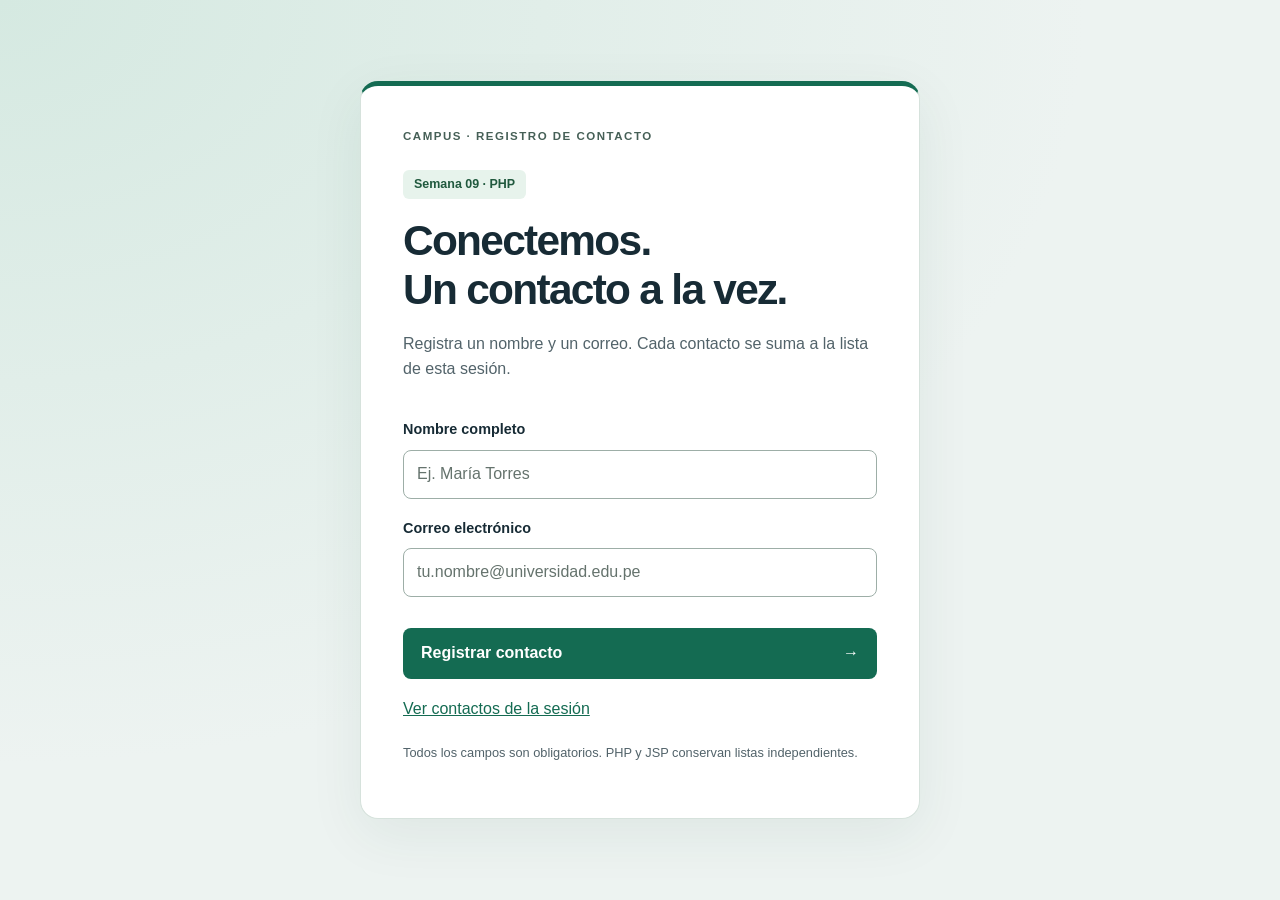
<file: php-app/index.html>
<!DOCTYPE html>
<html lang="es"><head><meta charset="UTF-8"><meta name="viewport" content="width=device-width, initial-scale=1">
<title>Nuevo contacto | Contactos</title><link rel="stylesheet" href="assets/styles.css"></head>
<body><main class="card"><p class="eyebrow">CAMPUS · REGISTRO DE CONTACTO</p>

<span class="badge">Semana 09 · PHP</span><h1>Conectemos.<br>Un contacto a la vez.</h1>
<p class="intro">Registra un nombre y un correo. Cada contacto se suma a la lista de esta sesión.</p>
<form method="post" action="registro.php" accept-charset="UTF-8">
<label for="nombre">Nombre completo</label>
<input id="nombre" name="nombre" type="text" autocomplete="name" placeholder="Ej. María Torres" required maxlength="100">
<label for="correo">Correo electrónico</label>
<input id="correo" name="correo" type="email" autocomplete="email" placeholder="tu.nombre@universidad.edu.pe" required maxlength="254">
<button type="submit">Registrar contacto <span aria-hidden="true">→</span></button></form>
<a class="secondary" href="registros.php">Ver contactos de la sesión</a>
<p class="footnote">Todos los campos son obligatorios. PHP y JSP conservan listas independientes.</p>
</main></body></html>
</file>
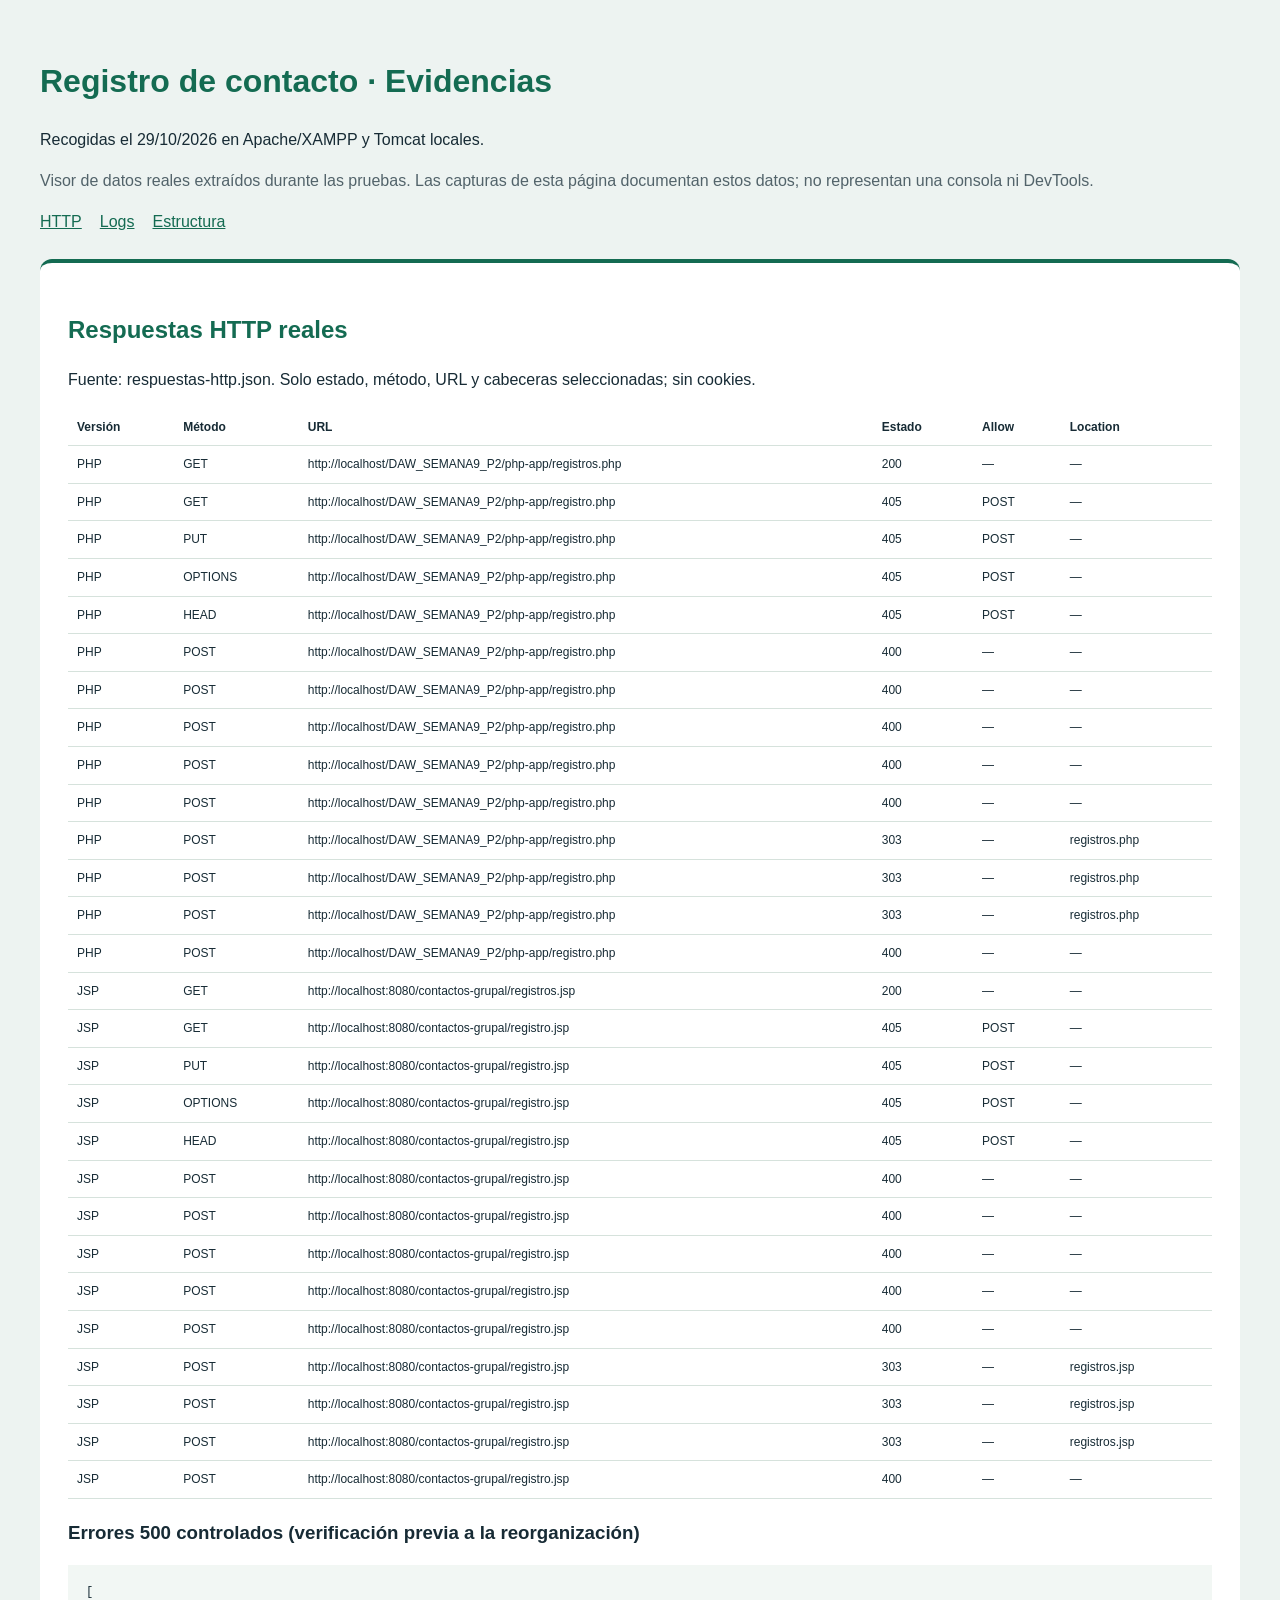
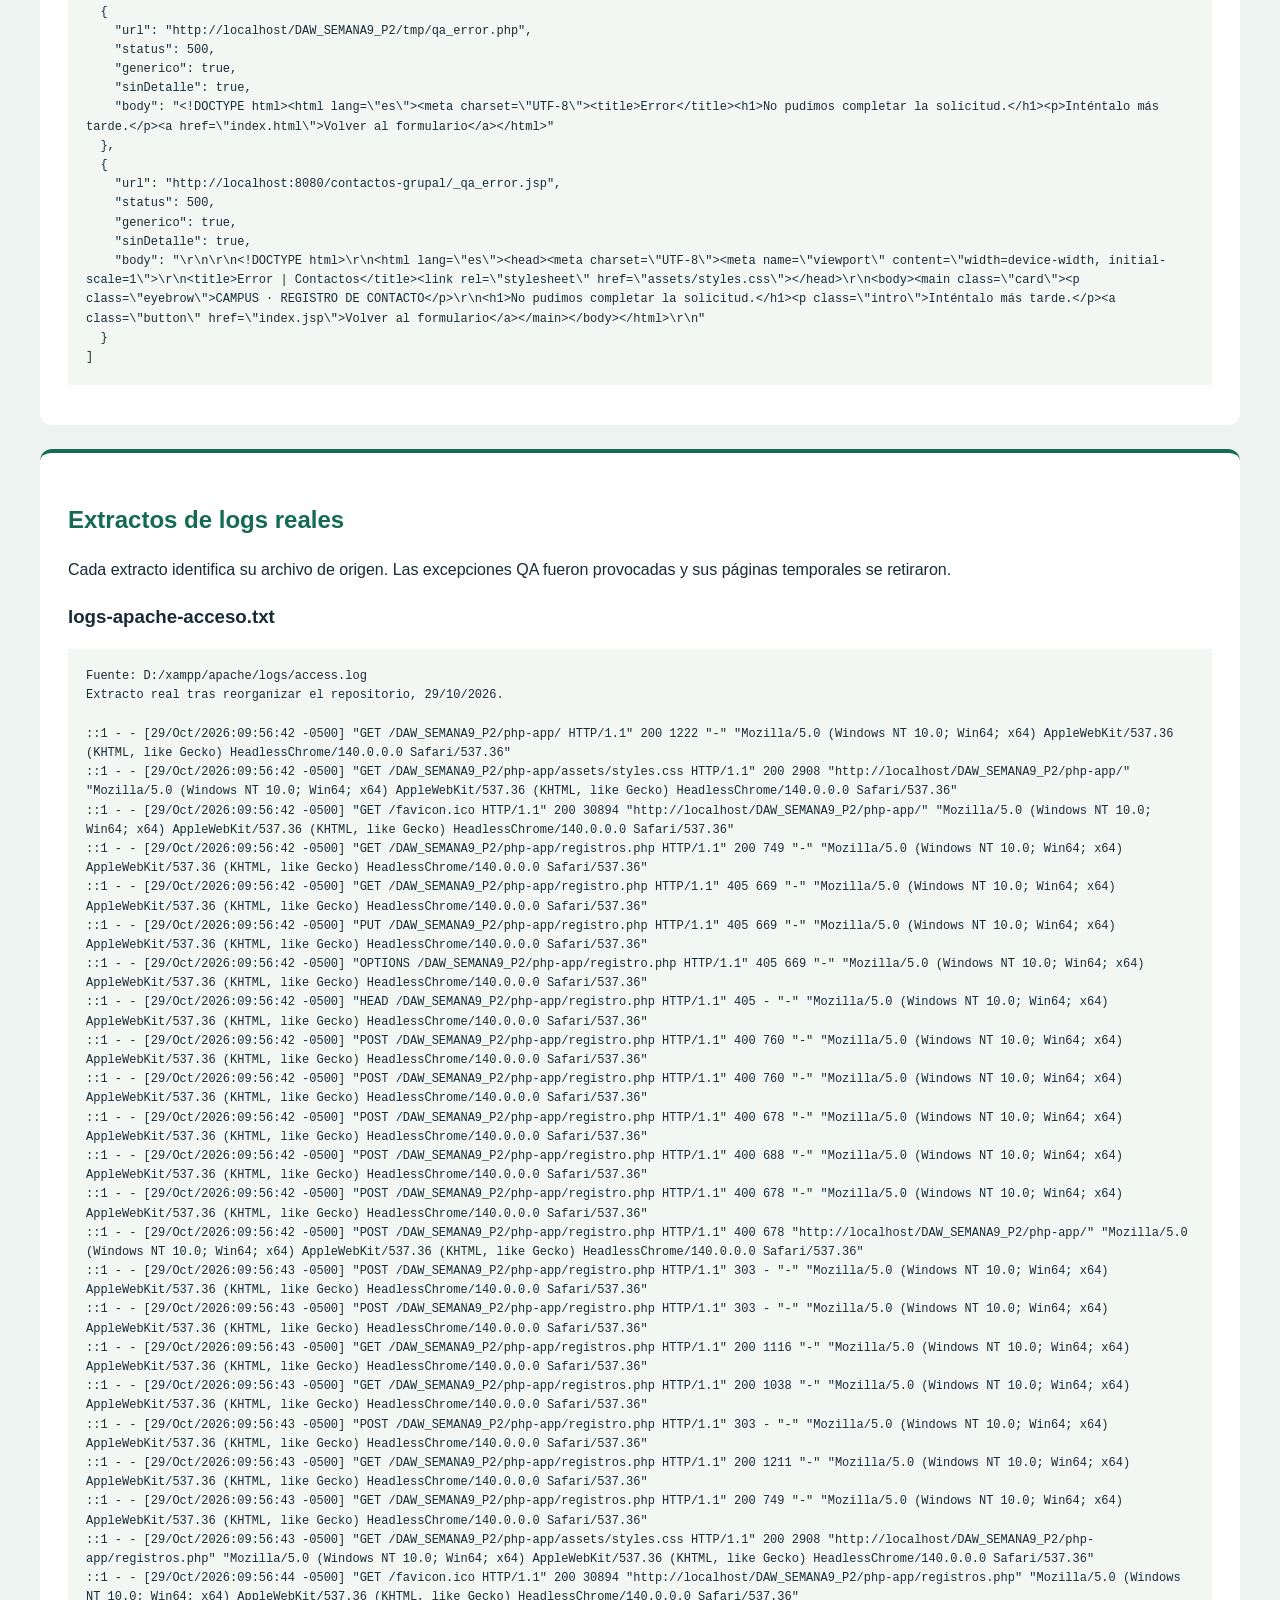
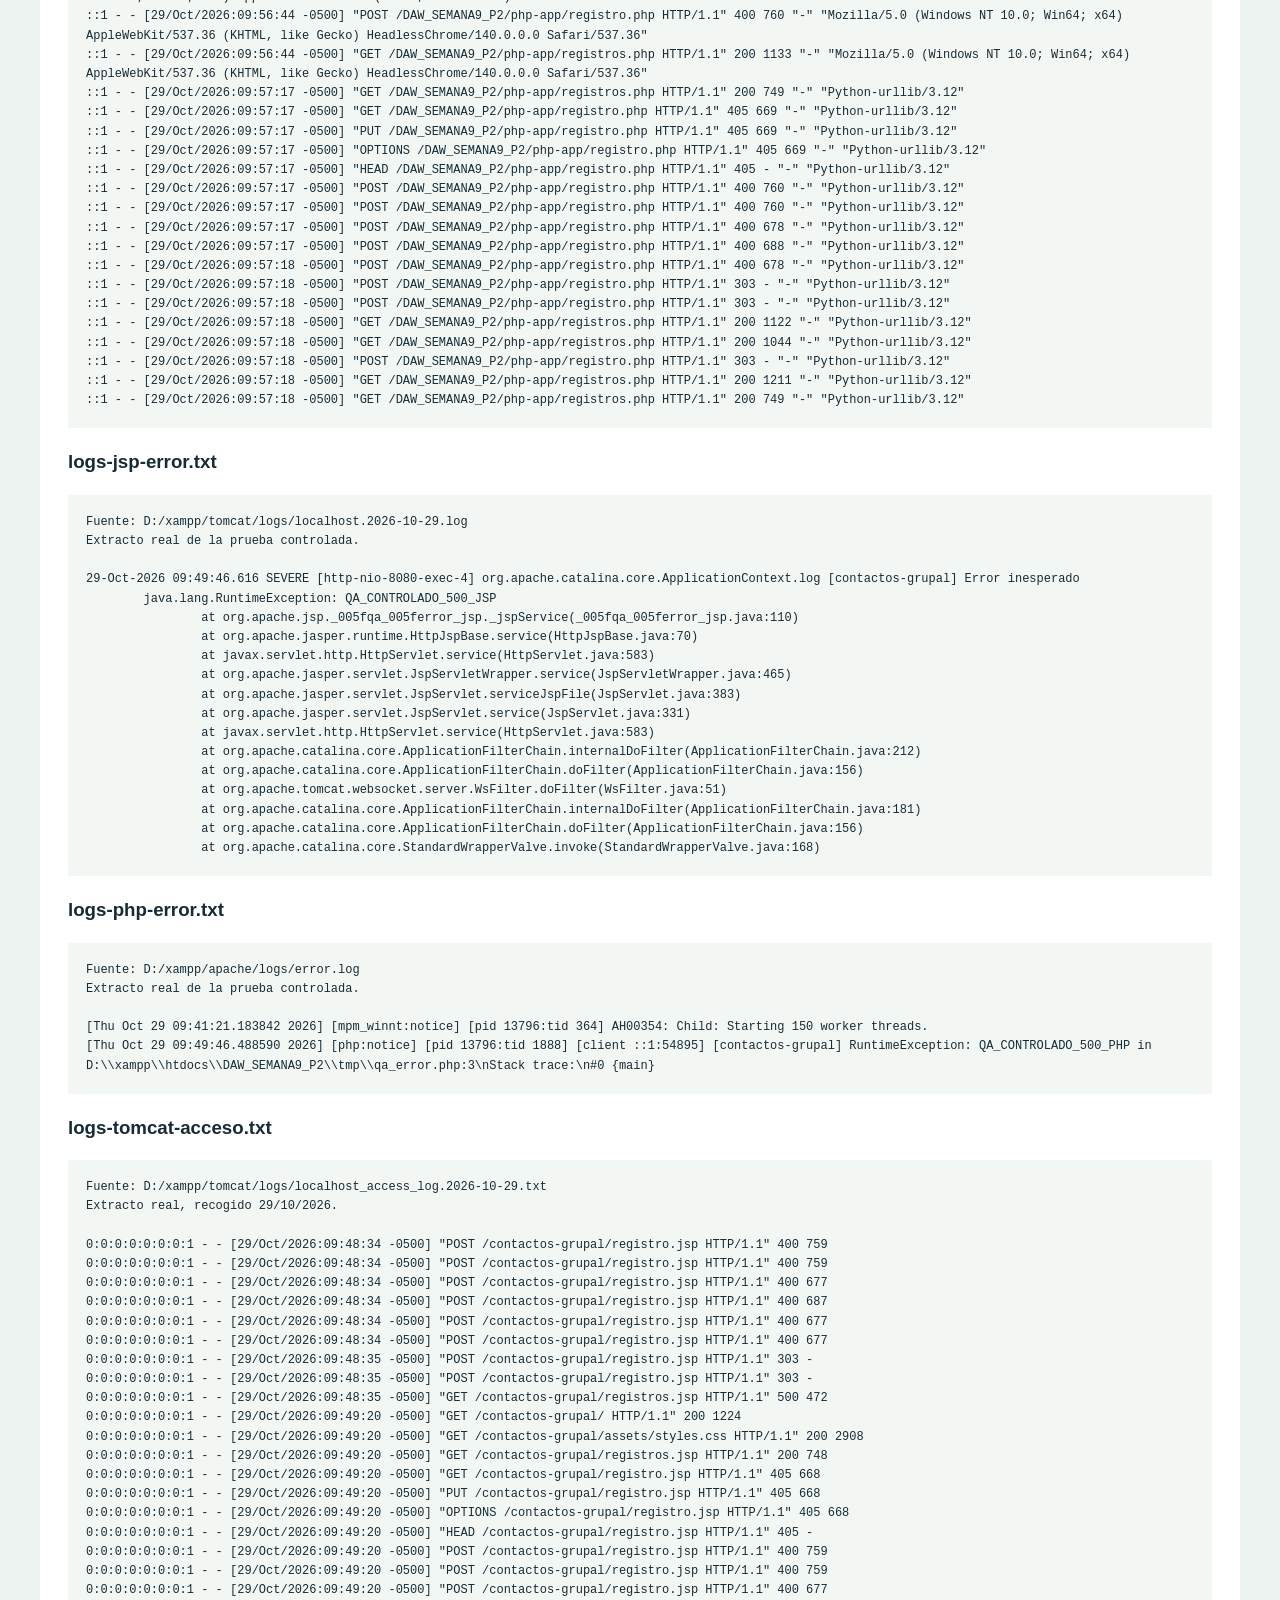
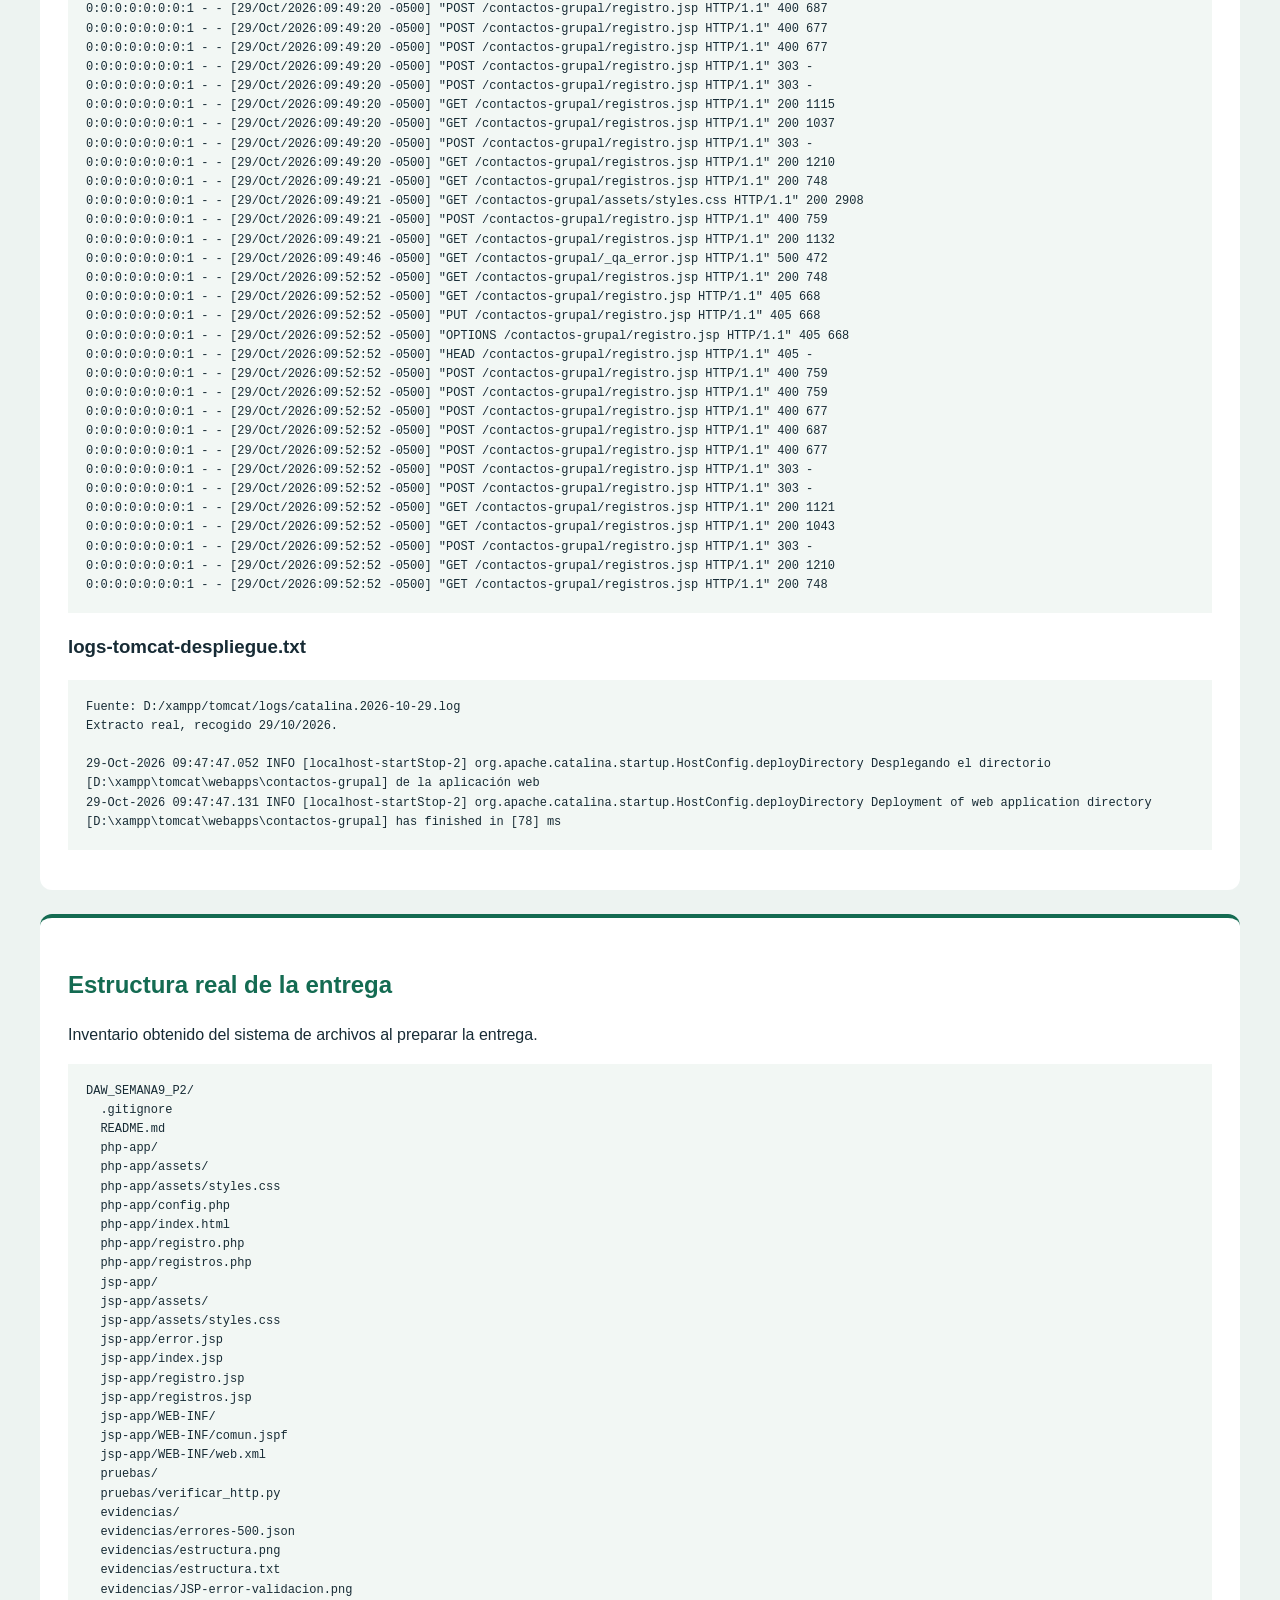
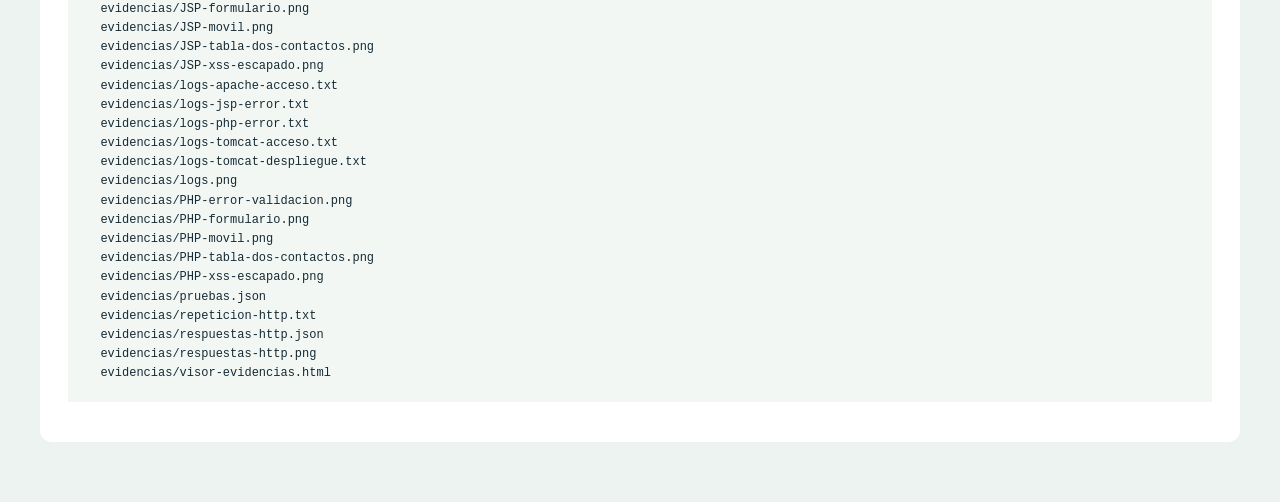
<file: evidencias/visor-evidencias.html>
<!DOCTYPE html><html lang="es"><meta charset="UTF-8"><title>Evidencias reales · Semana 09</title>
<style>body{font:16px/1.55 'Segoe UI',sans-serif;background:#edf3f1;color:#172b35;margin:0;padding:36px}main{max-width:1200px;margin:auto}section{background:white;padding:28px;margin:24px 0;border-radius:12px;border-top:4px solid #146b52}h1,h2{color:#146b52}pre{white-space:pre-wrap;overflow-wrap:anywhere;background:#f2f7f4;padding:18px;font:12px/1.6 Consolas,monospace}table{border-collapse:collapse;width:100%;font-size:12px}th,td{padding:9px;border-bottom:1px solid #d6e2dc;text-align:left;overflow-wrap:anywhere}nav a{margin-right:18px;color:#146b52}.note{color:#52636a}</style><main>
<h1>Registro de contacto · Evidencias</h1><p>Recogidas el 29/10/2026 en Apache/XAMPP y Tomcat locales.</p>
<p class="note">Visor de datos reales extraídos durante las pruebas. Las capturas de esta página documentan estos datos; no representan una consola ni DevTools.</p>
<nav><a href="#http">HTTP</a><a href="#logs">Logs</a><a href="#estructura">Estructura</a></nav>
<section id="http"><h2>Respuestas HTTP reales</h2><p>Fuente: respuestas-http.json. Solo estado, método, URL y cabeceras seleccionadas; sin cookies.</p><table><thead><tr><th>Versión</th><th>Método</th><th>URL</th><th>Estado</th><th>Allow</th><th>Location</th></tr></thead><tbody><tr><td>PHP</td><td>GET</td><td>http://localhost/DAW_SEMANA9_P2/php-app/registros.php</td><td>200</td><td>—</td><td>—</td></tr><tr><td>PHP</td><td>GET</td><td>http://localhost/DAW_SEMANA9_P2/php-app/registro.php</td><td>405</td><td>POST</td><td>—</td></tr><tr><td>PHP</td><td>PUT</td><td>http://localhost/DAW_SEMANA9_P2/php-app/registro.php</td><td>405</td><td>POST</td><td>—</td></tr><tr><td>PHP</td><td>OPTIONS</td><td>http://localhost/DAW_SEMANA9_P2/php-app/registro.php</td><td>405</td><td>POST</td><td>—</td></tr><tr><td>PHP</td><td>HEAD</td><td>http://localhost/DAW_SEMANA9_P2/php-app/registro.php</td><td>405</td><td>POST</td><td>—</td></tr><tr><td>PHP</td><td>POST</td><td>http://localhost/DAW_SEMANA9_P2/php-app/registro.php</td><td>400</td><td>—</td><td>—</td></tr><tr><td>PHP</td><td>POST</td><td>http://localhost/DAW_SEMANA9_P2/php-app/registro.php</td><td>400</td><td>—</td><td>—</td></tr><tr><td>PHP</td><td>POST</td><td>http://localhost/DAW_SEMANA9_P2/php-app/registro.php</td><td>400</td><td>—</td><td>—</td></tr><tr><td>PHP</td><td>POST</td><td>http://localhost/DAW_SEMANA9_P2/php-app/registro.php</td><td>400</td><td>—</td><td>—</td></tr><tr><td>PHP</td><td>POST</td><td>http://localhost/DAW_SEMANA9_P2/php-app/registro.php</td><td>400</td><td>—</td><td>—</td></tr><tr><td>PHP</td><td>POST</td><td>http://localhost/DAW_SEMANA9_P2/php-app/registro.php</td><td>303</td><td>—</td><td>registros.php</td></tr><tr><td>PHP</td><td>POST</td><td>http://localhost/DAW_SEMANA9_P2/php-app/registro.php</td><td>303</td><td>—</td><td>registros.php</td></tr><tr><td>PHP</td><td>POST</td><td>http://localhost/DAW_SEMANA9_P2/php-app/registro.php</td><td>303</td><td>—</td><td>registros.php</td></tr><tr><td>PHP</td><td>POST</td><td>http://localhost/DAW_SEMANA9_P2/php-app/registro.php</td><td>400</td><td>—</td><td>—</td></tr><tr><td>JSP</td><td>GET</td><td>http://localhost:8080/contactos-grupal/registros.jsp</td><td>200</td><td>—</td><td>—</td></tr><tr><td>JSP</td><td>GET</td><td>http://localhost:8080/contactos-grupal/registro.jsp</td><td>405</td><td>POST</td><td>—</td></tr><tr><td>JSP</td><td>PUT</td><td>http://localhost:8080/contactos-grupal/registro.jsp</td><td>405</td><td>POST</td><td>—</td></tr><tr><td>JSP</td><td>OPTIONS</td><td>http://localhost:8080/contactos-grupal/registro.jsp</td><td>405</td><td>POST</td><td>—</td></tr><tr><td>JSP</td><td>HEAD</td><td>http://localhost:8080/contactos-grupal/registro.jsp</td><td>405</td><td>POST</td><td>—</td></tr><tr><td>JSP</td><td>POST</td><td>http://localhost:8080/contactos-grupal/registro.jsp</td><td>400</td><td>—</td><td>—</td></tr><tr><td>JSP</td><td>POST</td><td>http://localhost:8080/contactos-grupal/registro.jsp</td><td>400</td><td>—</td><td>—</td></tr><tr><td>JSP</td><td>POST</td><td>http://localhost:8080/contactos-grupal/registro.jsp</td><td>400</td><td>—</td><td>—</td></tr><tr><td>JSP</td><td>POST</td><td>http://localhost:8080/contactos-grupal/registro.jsp</td><td>400</td><td>—</td><td>—</td></tr><tr><td>JSP</td><td>POST</td><td>http://localhost:8080/contactos-grupal/registro.jsp</td><td>400</td><td>—</td><td>—</td></tr><tr><td>JSP</td><td>POST</td><td>http://localhost:8080/contactos-grupal/registro.jsp</td><td>303</td><td>—</td><td>registros.jsp</td></tr><tr><td>JSP</td><td>POST</td><td>http://localhost:8080/contactos-grupal/registro.jsp</td><td>303</td><td>—</td><td>registros.jsp</td></tr><tr><td>JSP</td><td>POST</td><td>http://localhost:8080/contactos-grupal/registro.jsp</td><td>303</td><td>—</td><td>registros.jsp</td></tr><tr><td>JSP</td><td>POST</td><td>http://localhost:8080/contactos-grupal/registro.jsp</td><td>400</td><td>—</td><td>—</td></tr></tbody></table><h3>Errores 500 controlados (verificación previa a la reorganización)</h3><pre>[
  {
    &quot;url&quot;: &quot;http://localhost/DAW_SEMANA9_P2/tmp/qa_error.php&quot;,
    &quot;status&quot;: 500,
    &quot;generico&quot;: true,
    &quot;sinDetalle&quot;: true,
    &quot;body&quot;: &quot;&lt;!DOCTYPE html&gt;&lt;html lang=\&quot;es\&quot;&gt;&lt;meta charset=\&quot;UTF-8\&quot;&gt;&lt;title&gt;Error&lt;/title&gt;&lt;h1&gt;No pudimos completar la solicitud.&lt;/h1&gt;&lt;p&gt;Inténtalo más tarde.&lt;/p&gt;&lt;a href=\&quot;index.html\&quot;&gt;Volver al formulario&lt;/a&gt;&lt;/html&gt;&quot;
  },
  {
    &quot;url&quot;: &quot;http://localhost:8080/contactos-grupal/_qa_error.jsp&quot;,
    &quot;status&quot;: 500,
    &quot;generico&quot;: true,
    &quot;sinDetalle&quot;: true,
    &quot;body&quot;: &quot;\r\n\r\n&lt;!DOCTYPE html&gt;\r\n&lt;html lang=\&quot;es\&quot;&gt;&lt;head&gt;&lt;meta charset=\&quot;UTF-8\&quot;&gt;&lt;meta name=\&quot;viewport\&quot; content=\&quot;width=device-width, initial-scale=1\&quot;&gt;\r\n&lt;title&gt;Error | Contactos&lt;/title&gt;&lt;link rel=\&quot;stylesheet\&quot; href=\&quot;assets/styles.css\&quot;&gt;&lt;/head&gt;\r\n&lt;body&gt;&lt;main class=\&quot;card\&quot;&gt;&lt;p class=\&quot;eyebrow\&quot;&gt;CAMPUS · REGISTRO DE CONTACTO&lt;/p&gt;\r\n&lt;h1&gt;No pudimos completar la solicitud.&lt;/h1&gt;&lt;p class=\&quot;intro\&quot;&gt;Inténtalo más tarde.&lt;/p&gt;&lt;a class=\&quot;button\&quot; href=\&quot;index.jsp\&quot;&gt;Volver al formulario&lt;/a&gt;&lt;/main&gt;&lt;/body&gt;&lt;/html&gt;\r\n&quot;
  }
]
</pre></section>
<section id="logs"><h2>Extractos de logs reales</h2><p>Cada extracto identifica su archivo de origen. Las excepciones QA fueron provocadas y sus páginas temporales se retiraron.</p><h3>logs-apache-acceso.txt</h3><pre>Fuente: D:/xampp/apache/logs/access.log
Extracto real tras reorganizar el repositorio, 29/10/2026.

::1 - - [29/Oct/2026:09:56:42 -0500] &quot;GET /DAW_SEMANA9_P2/php-app/ HTTP/1.1&quot; 200 1222 &quot;-&quot; &quot;Mozilla/5.0 (Windows NT 10.0; Win64; x64) AppleWebKit/537.36 (KHTML, like Gecko) HeadlessChrome/140.0.0.0 Safari/537.36&quot;
::1 - - [29/Oct/2026:09:56:42 -0500] &quot;GET /DAW_SEMANA9_P2/php-app/assets/styles.css HTTP/1.1&quot; 200 2908 &quot;http://localhost/DAW_SEMANA9_P2/php-app/&quot; &quot;Mozilla/5.0 (Windows NT 10.0; Win64; x64) AppleWebKit/537.36 (KHTML, like Gecko) HeadlessChrome/140.0.0.0 Safari/537.36&quot;
::1 - - [29/Oct/2026:09:56:42 -0500] &quot;GET /favicon.ico HTTP/1.1&quot; 200 30894 &quot;http://localhost/DAW_SEMANA9_P2/php-app/&quot; &quot;Mozilla/5.0 (Windows NT 10.0; Win64; x64) AppleWebKit/537.36 (KHTML, like Gecko) HeadlessChrome/140.0.0.0 Safari/537.36&quot;
::1 - - [29/Oct/2026:09:56:42 -0500] &quot;GET /DAW_SEMANA9_P2/php-app/registros.php HTTP/1.1&quot; 200 749 &quot;-&quot; &quot;Mozilla/5.0 (Windows NT 10.0; Win64; x64) AppleWebKit/537.36 (KHTML, like Gecko) HeadlessChrome/140.0.0.0 Safari/537.36&quot;
::1 - - [29/Oct/2026:09:56:42 -0500] &quot;GET /DAW_SEMANA9_P2/php-app/registro.php HTTP/1.1&quot; 405 669 &quot;-&quot; &quot;Mozilla/5.0 (Windows NT 10.0; Win64; x64) AppleWebKit/537.36 (KHTML, like Gecko) HeadlessChrome/140.0.0.0 Safari/537.36&quot;
::1 - - [29/Oct/2026:09:56:42 -0500] &quot;PUT /DAW_SEMANA9_P2/php-app/registro.php HTTP/1.1&quot; 405 669 &quot;-&quot; &quot;Mozilla/5.0 (Windows NT 10.0; Win64; x64) AppleWebKit/537.36 (KHTML, like Gecko) HeadlessChrome/140.0.0.0 Safari/537.36&quot;
::1 - - [29/Oct/2026:09:56:42 -0500] &quot;OPTIONS /DAW_SEMANA9_P2/php-app/registro.php HTTP/1.1&quot; 405 669 &quot;-&quot; &quot;Mozilla/5.0 (Windows NT 10.0; Win64; x64) AppleWebKit/537.36 (KHTML, like Gecko) HeadlessChrome/140.0.0.0 Safari/537.36&quot;
::1 - - [29/Oct/2026:09:56:42 -0500] &quot;HEAD /DAW_SEMANA9_P2/php-app/registro.php HTTP/1.1&quot; 405 - &quot;-&quot; &quot;Mozilla/5.0 (Windows NT 10.0; Win64; x64) AppleWebKit/537.36 (KHTML, like Gecko) HeadlessChrome/140.0.0.0 Safari/537.36&quot;
::1 - - [29/Oct/2026:09:56:42 -0500] &quot;POST /DAW_SEMANA9_P2/php-app/registro.php HTTP/1.1&quot; 400 760 &quot;-&quot; &quot;Mozilla/5.0 (Windows NT 10.0; Win64; x64) AppleWebKit/537.36 (KHTML, like Gecko) HeadlessChrome/140.0.0.0 Safari/537.36&quot;
::1 - - [29/Oct/2026:09:56:42 -0500] &quot;POST /DAW_SEMANA9_P2/php-app/registro.php HTTP/1.1&quot; 400 760 &quot;-&quot; &quot;Mozilla/5.0 (Windows NT 10.0; Win64; x64) AppleWebKit/537.36 (KHTML, like Gecko) HeadlessChrome/140.0.0.0 Safari/537.36&quot;
::1 - - [29/Oct/2026:09:56:42 -0500] &quot;POST /DAW_SEMANA9_P2/php-app/registro.php HTTP/1.1&quot; 400 678 &quot;-&quot; &quot;Mozilla/5.0 (Windows NT 10.0; Win64; x64) AppleWebKit/537.36 (KHTML, like Gecko) HeadlessChrome/140.0.0.0 Safari/537.36&quot;
::1 - - [29/Oct/2026:09:56:42 -0500] &quot;POST /DAW_SEMANA9_P2/php-app/registro.php HTTP/1.1&quot; 400 688 &quot;-&quot; &quot;Mozilla/5.0 (Windows NT 10.0; Win64; x64) AppleWebKit/537.36 (KHTML, like Gecko) HeadlessChrome/140.0.0.0 Safari/537.36&quot;
::1 - - [29/Oct/2026:09:56:42 -0500] &quot;POST /DAW_SEMANA9_P2/php-app/registro.php HTTP/1.1&quot; 400 678 &quot;-&quot; &quot;Mozilla/5.0 (Windows NT 10.0; Win64; x64) AppleWebKit/537.36 (KHTML, like Gecko) HeadlessChrome/140.0.0.0 Safari/537.36&quot;
::1 - - [29/Oct/2026:09:56:42 -0500] &quot;POST /DAW_SEMANA9_P2/php-app/registro.php HTTP/1.1&quot; 400 678 &quot;http://localhost/DAW_SEMANA9_P2/php-app/&quot; &quot;Mozilla/5.0 (Windows NT 10.0; Win64; x64) AppleWebKit/537.36 (KHTML, like Gecko) HeadlessChrome/140.0.0.0 Safari/537.36&quot;
::1 - - [29/Oct/2026:09:56:43 -0500] &quot;POST /DAW_SEMANA9_P2/php-app/registro.php HTTP/1.1&quot; 303 - &quot;-&quot; &quot;Mozilla/5.0 (Windows NT 10.0; Win64; x64) AppleWebKit/537.36 (KHTML, like Gecko) HeadlessChrome/140.0.0.0 Safari/537.36&quot;
::1 - - [29/Oct/2026:09:56:43 -0500] &quot;POST /DAW_SEMANA9_P2/php-app/registro.php HTTP/1.1&quot; 303 - &quot;-&quot; &quot;Mozilla/5.0 (Windows NT 10.0; Win64; x64) AppleWebKit/537.36 (KHTML, like Gecko) HeadlessChrome/140.0.0.0 Safari/537.36&quot;
::1 - - [29/Oct/2026:09:56:43 -0500] &quot;GET /DAW_SEMANA9_P2/php-app/registros.php HTTP/1.1&quot; 200 1116 &quot;-&quot; &quot;Mozilla/5.0 (Windows NT 10.0; Win64; x64) AppleWebKit/537.36 (KHTML, like Gecko) HeadlessChrome/140.0.0.0 Safari/537.36&quot;
::1 - - [29/Oct/2026:09:56:43 -0500] &quot;GET /DAW_SEMANA9_P2/php-app/registros.php HTTP/1.1&quot; 200 1038 &quot;-&quot; &quot;Mozilla/5.0 (Windows NT 10.0; Win64; x64) AppleWebKit/537.36 (KHTML, like Gecko) HeadlessChrome/140.0.0.0 Safari/537.36&quot;
::1 - - [29/Oct/2026:09:56:43 -0500] &quot;POST /DAW_SEMANA9_P2/php-app/registro.php HTTP/1.1&quot; 303 - &quot;-&quot; &quot;Mozilla/5.0 (Windows NT 10.0; Win64; x64) AppleWebKit/537.36 (KHTML, like Gecko) HeadlessChrome/140.0.0.0 Safari/537.36&quot;
::1 - - [29/Oct/2026:09:56:43 -0500] &quot;GET /DAW_SEMANA9_P2/php-app/registros.php HTTP/1.1&quot; 200 1211 &quot;-&quot; &quot;Mozilla/5.0 (Windows NT 10.0; Win64; x64) AppleWebKit/537.36 (KHTML, like Gecko) HeadlessChrome/140.0.0.0 Safari/537.36&quot;
::1 - - [29/Oct/2026:09:56:43 -0500] &quot;GET /DAW_SEMANA9_P2/php-app/registros.php HTTP/1.1&quot; 200 749 &quot;-&quot; &quot;Mozilla/5.0 (Windows NT 10.0; Win64; x64) AppleWebKit/537.36 (KHTML, like Gecko) HeadlessChrome/140.0.0.0 Safari/537.36&quot;
::1 - - [29/Oct/2026:09:56:43 -0500] &quot;GET /DAW_SEMANA9_P2/php-app/assets/styles.css HTTP/1.1&quot; 200 2908 &quot;http://localhost/DAW_SEMANA9_P2/php-app/registros.php&quot; &quot;Mozilla/5.0 (Windows NT 10.0; Win64; x64) AppleWebKit/537.36 (KHTML, like Gecko) HeadlessChrome/140.0.0.0 Safari/537.36&quot;
::1 - - [29/Oct/2026:09:56:44 -0500] &quot;GET /favicon.ico HTTP/1.1&quot; 200 30894 &quot;http://localhost/DAW_SEMANA9_P2/php-app/registros.php&quot; &quot;Mozilla/5.0 (Windows NT 10.0; Win64; x64) AppleWebKit/537.36 (KHTML, like Gecko) HeadlessChrome/140.0.0.0 Safari/537.36&quot;
::1 - - [29/Oct/2026:09:56:44 -0500] &quot;POST /DAW_SEMANA9_P2/php-app/registro.php HTTP/1.1&quot; 400 760 &quot;-&quot; &quot;Mozilla/5.0 (Windows NT 10.0; Win64; x64) AppleWebKit/537.36 (KHTML, like Gecko) HeadlessChrome/140.0.0.0 Safari/537.36&quot;
::1 - - [29/Oct/2026:09:56:44 -0500] &quot;GET /DAW_SEMANA9_P2/php-app/registros.php HTTP/1.1&quot; 200 1133 &quot;-&quot; &quot;Mozilla/5.0 (Windows NT 10.0; Win64; x64) AppleWebKit/537.36 (KHTML, like Gecko) HeadlessChrome/140.0.0.0 Safari/537.36&quot;
::1 - - [29/Oct/2026:09:57:17 -0500] &quot;GET /DAW_SEMANA9_P2/php-app/registros.php HTTP/1.1&quot; 200 749 &quot;-&quot; &quot;Python-urllib/3.12&quot;
::1 - - [29/Oct/2026:09:57:17 -0500] &quot;GET /DAW_SEMANA9_P2/php-app/registro.php HTTP/1.1&quot; 405 669 &quot;-&quot; &quot;Python-urllib/3.12&quot;
::1 - - [29/Oct/2026:09:57:17 -0500] &quot;PUT /DAW_SEMANA9_P2/php-app/registro.php HTTP/1.1&quot; 405 669 &quot;-&quot; &quot;Python-urllib/3.12&quot;
::1 - - [29/Oct/2026:09:57:17 -0500] &quot;OPTIONS /DAW_SEMANA9_P2/php-app/registro.php HTTP/1.1&quot; 405 669 &quot;-&quot; &quot;Python-urllib/3.12&quot;
::1 - - [29/Oct/2026:09:57:17 -0500] &quot;HEAD /DAW_SEMANA9_P2/php-app/registro.php HTTP/1.1&quot; 405 - &quot;-&quot; &quot;Python-urllib/3.12&quot;
::1 - - [29/Oct/2026:09:57:17 -0500] &quot;POST /DAW_SEMANA9_P2/php-app/registro.php HTTP/1.1&quot; 400 760 &quot;-&quot; &quot;Python-urllib/3.12&quot;
::1 - - [29/Oct/2026:09:57:17 -0500] &quot;POST /DAW_SEMANA9_P2/php-app/registro.php HTTP/1.1&quot; 400 760 &quot;-&quot; &quot;Python-urllib/3.12&quot;
::1 - - [29/Oct/2026:09:57:17 -0500] &quot;POST /DAW_SEMANA9_P2/php-app/registro.php HTTP/1.1&quot; 400 678 &quot;-&quot; &quot;Python-urllib/3.12&quot;
::1 - - [29/Oct/2026:09:57:17 -0500] &quot;POST /DAW_SEMANA9_P2/php-app/registro.php HTTP/1.1&quot; 400 688 &quot;-&quot; &quot;Python-urllib/3.12&quot;
::1 - - [29/Oct/2026:09:57:18 -0500] &quot;POST /DAW_SEMANA9_P2/php-app/registro.php HTTP/1.1&quot; 400 678 &quot;-&quot; &quot;Python-urllib/3.12&quot;
::1 - - [29/Oct/2026:09:57:18 -0500] &quot;POST /DAW_SEMANA9_P2/php-app/registro.php HTTP/1.1&quot; 303 - &quot;-&quot; &quot;Python-urllib/3.12&quot;
::1 - - [29/Oct/2026:09:57:18 -0500] &quot;POST /DAW_SEMANA9_P2/php-app/registro.php HTTP/1.1&quot; 303 - &quot;-&quot; &quot;Python-urllib/3.12&quot;
::1 - - [29/Oct/2026:09:57:18 -0500] &quot;GET /DAW_SEMANA9_P2/php-app/registros.php HTTP/1.1&quot; 200 1122 &quot;-&quot; &quot;Python-urllib/3.12&quot;
::1 - - [29/Oct/2026:09:57:18 -0500] &quot;GET /DAW_SEMANA9_P2/php-app/registros.php HTTP/1.1&quot; 200 1044 &quot;-&quot; &quot;Python-urllib/3.12&quot;
::1 - - [29/Oct/2026:09:57:18 -0500] &quot;POST /DAW_SEMANA9_P2/php-app/registro.php HTTP/1.1&quot; 303 - &quot;-&quot; &quot;Python-urllib/3.12&quot;
::1 - - [29/Oct/2026:09:57:18 -0500] &quot;GET /DAW_SEMANA9_P2/php-app/registros.php HTTP/1.1&quot; 200 1211 &quot;-&quot; &quot;Python-urllib/3.12&quot;
::1 - - [29/Oct/2026:09:57:18 -0500] &quot;GET /DAW_SEMANA9_P2/php-app/registros.php HTTP/1.1&quot; 200 749 &quot;-&quot; &quot;Python-urllib/3.12&quot;
</pre><h3>logs-jsp-error.txt</h3><pre>Fuente: D:/xampp/tomcat/logs/localhost.2026-10-29.log
Extracto real de la prueba controlada.

29-Oct-2026 09:49:46.616 SEVERE [http-nio-8080-exec-4] org.apache.catalina.core.ApplicationContext.log [contactos-grupal] Error inesperado
	java.lang.RuntimeException: QA_CONTROLADO_500_JSP
		at org.apache.jsp._005fqa_005ferror_jsp._jspService(_005fqa_005ferror_jsp.java:110)
		at org.apache.jasper.runtime.HttpJspBase.service(HttpJspBase.java:70)
		at javax.servlet.http.HttpServlet.service(HttpServlet.java:583)
		at org.apache.jasper.servlet.JspServletWrapper.service(JspServletWrapper.java:465)
		at org.apache.jasper.servlet.JspServlet.serviceJspFile(JspServlet.java:383)
		at org.apache.jasper.servlet.JspServlet.service(JspServlet.java:331)
		at javax.servlet.http.HttpServlet.service(HttpServlet.java:583)
		at org.apache.catalina.core.ApplicationFilterChain.internalDoFilter(ApplicationFilterChain.java:212)
		at org.apache.catalina.core.ApplicationFilterChain.doFilter(ApplicationFilterChain.java:156)
		at org.apache.tomcat.websocket.server.WsFilter.doFilter(WsFilter.java:51)
		at org.apache.catalina.core.ApplicationFilterChain.internalDoFilter(ApplicationFilterChain.java:181)
		at org.apache.catalina.core.ApplicationFilterChain.doFilter(ApplicationFilterChain.java:156)
		at org.apache.catalina.core.StandardWrapperValve.invoke(StandardWrapperValve.java:168)
</pre><h3>logs-php-error.txt</h3><pre>Fuente: D:/xampp/apache/logs/error.log
Extracto real de la prueba controlada.

[Thu Oct 29 09:41:21.183842 2026] [mpm_winnt:notice] [pid 13796:tid 364] AH00354: Child: Starting 150 worker threads.
[Thu Oct 29 09:49:46.488590 2026] [php:notice] [pid 13796:tid 1888] [client ::1:54895] [contactos-grupal] RuntimeException: QA_CONTROLADO_500_PHP in D:\\xampp\\htdocs\\DAW_SEMANA9_P2\\tmp\\qa_error.php:3\nStack trace:\n#0 {main}
</pre><h3>logs-tomcat-acceso.txt</h3><pre>Fuente: D:/xampp/tomcat/logs/localhost_access_log.2026-10-29.txt
Extracto real, recogido 29/10/2026.

0:0:0:0:0:0:0:1 - - [29/Oct/2026:09:48:34 -0500] &quot;POST /contactos-grupal/registro.jsp HTTP/1.1&quot; 400 759
0:0:0:0:0:0:0:1 - - [29/Oct/2026:09:48:34 -0500] &quot;POST /contactos-grupal/registro.jsp HTTP/1.1&quot; 400 759
0:0:0:0:0:0:0:1 - - [29/Oct/2026:09:48:34 -0500] &quot;POST /contactos-grupal/registro.jsp HTTP/1.1&quot; 400 677
0:0:0:0:0:0:0:1 - - [29/Oct/2026:09:48:34 -0500] &quot;POST /contactos-grupal/registro.jsp HTTP/1.1&quot; 400 687
0:0:0:0:0:0:0:1 - - [29/Oct/2026:09:48:34 -0500] &quot;POST /contactos-grupal/registro.jsp HTTP/1.1&quot; 400 677
0:0:0:0:0:0:0:1 - - [29/Oct/2026:09:48:34 -0500] &quot;POST /contactos-grupal/registro.jsp HTTP/1.1&quot; 400 677
0:0:0:0:0:0:0:1 - - [29/Oct/2026:09:48:35 -0500] &quot;POST /contactos-grupal/registro.jsp HTTP/1.1&quot; 303 -
0:0:0:0:0:0:0:1 - - [29/Oct/2026:09:48:35 -0500] &quot;POST /contactos-grupal/registro.jsp HTTP/1.1&quot; 303 -
0:0:0:0:0:0:0:1 - - [29/Oct/2026:09:48:35 -0500] &quot;GET /contactos-grupal/registros.jsp HTTP/1.1&quot; 500 472
0:0:0:0:0:0:0:1 - - [29/Oct/2026:09:49:20 -0500] &quot;GET /contactos-grupal/ HTTP/1.1&quot; 200 1224
0:0:0:0:0:0:0:1 - - [29/Oct/2026:09:49:20 -0500] &quot;GET /contactos-grupal/assets/styles.css HTTP/1.1&quot; 200 2908
0:0:0:0:0:0:0:1 - - [29/Oct/2026:09:49:20 -0500] &quot;GET /contactos-grupal/registros.jsp HTTP/1.1&quot; 200 748
0:0:0:0:0:0:0:1 - - [29/Oct/2026:09:49:20 -0500] &quot;GET /contactos-grupal/registro.jsp HTTP/1.1&quot; 405 668
0:0:0:0:0:0:0:1 - - [29/Oct/2026:09:49:20 -0500] &quot;PUT /contactos-grupal/registro.jsp HTTP/1.1&quot; 405 668
0:0:0:0:0:0:0:1 - - [29/Oct/2026:09:49:20 -0500] &quot;OPTIONS /contactos-grupal/registro.jsp HTTP/1.1&quot; 405 668
0:0:0:0:0:0:0:1 - - [29/Oct/2026:09:49:20 -0500] &quot;HEAD /contactos-grupal/registro.jsp HTTP/1.1&quot; 405 -
0:0:0:0:0:0:0:1 - - [29/Oct/2026:09:49:20 -0500] &quot;POST /contactos-grupal/registro.jsp HTTP/1.1&quot; 400 759
0:0:0:0:0:0:0:1 - - [29/Oct/2026:09:49:20 -0500] &quot;POST /contactos-grupal/registro.jsp HTTP/1.1&quot; 400 759
0:0:0:0:0:0:0:1 - - [29/Oct/2026:09:49:20 -0500] &quot;POST /contactos-grupal/registro.jsp HTTP/1.1&quot; 400 677
0:0:0:0:0:0:0:1 - - [29/Oct/2026:09:49:20 -0500] &quot;POST /contactos-grupal/registro.jsp HTTP/1.1&quot; 400 687
0:0:0:0:0:0:0:1 - - [29/Oct/2026:09:49:20 -0500] &quot;POST /contactos-grupal/registro.jsp HTTP/1.1&quot; 400 677
0:0:0:0:0:0:0:1 - - [29/Oct/2026:09:49:20 -0500] &quot;POST /contactos-grupal/registro.jsp HTTP/1.1&quot; 400 677
0:0:0:0:0:0:0:1 - - [29/Oct/2026:09:49:20 -0500] &quot;POST /contactos-grupal/registro.jsp HTTP/1.1&quot; 303 -
0:0:0:0:0:0:0:1 - - [29/Oct/2026:09:49:20 -0500] &quot;POST /contactos-grupal/registro.jsp HTTP/1.1&quot; 303 -
0:0:0:0:0:0:0:1 - - [29/Oct/2026:09:49:20 -0500] &quot;GET /contactos-grupal/registros.jsp HTTP/1.1&quot; 200 1115
0:0:0:0:0:0:0:1 - - [29/Oct/2026:09:49:20 -0500] &quot;GET /contactos-grupal/registros.jsp HTTP/1.1&quot; 200 1037
0:0:0:0:0:0:0:1 - - [29/Oct/2026:09:49:20 -0500] &quot;POST /contactos-grupal/registro.jsp HTTP/1.1&quot; 303 -
0:0:0:0:0:0:0:1 - - [29/Oct/2026:09:49:20 -0500] &quot;GET /contactos-grupal/registros.jsp HTTP/1.1&quot; 200 1210
0:0:0:0:0:0:0:1 - - [29/Oct/2026:09:49:21 -0500] &quot;GET /contactos-grupal/registros.jsp HTTP/1.1&quot; 200 748
0:0:0:0:0:0:0:1 - - [29/Oct/2026:09:49:21 -0500] &quot;GET /contactos-grupal/assets/styles.css HTTP/1.1&quot; 200 2908
0:0:0:0:0:0:0:1 - - [29/Oct/2026:09:49:21 -0500] &quot;POST /contactos-grupal/registro.jsp HTTP/1.1&quot; 400 759
0:0:0:0:0:0:0:1 - - [29/Oct/2026:09:49:21 -0500] &quot;GET /contactos-grupal/registros.jsp HTTP/1.1&quot; 200 1132
0:0:0:0:0:0:0:1 - - [29/Oct/2026:09:49:46 -0500] &quot;GET /contactos-grupal/_qa_error.jsp HTTP/1.1&quot; 500 472
0:0:0:0:0:0:0:1 - - [29/Oct/2026:09:52:52 -0500] &quot;GET /contactos-grupal/registros.jsp HTTP/1.1&quot; 200 748
0:0:0:0:0:0:0:1 - - [29/Oct/2026:09:52:52 -0500] &quot;GET /contactos-grupal/registro.jsp HTTP/1.1&quot; 405 668
0:0:0:0:0:0:0:1 - - [29/Oct/2026:09:52:52 -0500] &quot;PUT /contactos-grupal/registro.jsp HTTP/1.1&quot; 405 668
0:0:0:0:0:0:0:1 - - [29/Oct/2026:09:52:52 -0500] &quot;OPTIONS /contactos-grupal/registro.jsp HTTP/1.1&quot; 405 668
0:0:0:0:0:0:0:1 - - [29/Oct/2026:09:52:52 -0500] &quot;HEAD /contactos-grupal/registro.jsp HTTP/1.1&quot; 405 -
0:0:0:0:0:0:0:1 - - [29/Oct/2026:09:52:52 -0500] &quot;POST /contactos-grupal/registro.jsp HTTP/1.1&quot; 400 759
0:0:0:0:0:0:0:1 - - [29/Oct/2026:09:52:52 -0500] &quot;POST /contactos-grupal/registro.jsp HTTP/1.1&quot; 400 759
0:0:0:0:0:0:0:1 - - [29/Oct/2026:09:52:52 -0500] &quot;POST /contactos-grupal/registro.jsp HTTP/1.1&quot; 400 677
0:0:0:0:0:0:0:1 - - [29/Oct/2026:09:52:52 -0500] &quot;POST /contactos-grupal/registro.jsp HTTP/1.1&quot; 400 687
0:0:0:0:0:0:0:1 - - [29/Oct/2026:09:52:52 -0500] &quot;POST /contactos-grupal/registro.jsp HTTP/1.1&quot; 400 677
0:0:0:0:0:0:0:1 - - [29/Oct/2026:09:52:52 -0500] &quot;POST /contactos-grupal/registro.jsp HTTP/1.1&quot; 303 -
0:0:0:0:0:0:0:1 - - [29/Oct/2026:09:52:52 -0500] &quot;POST /contactos-grupal/registro.jsp HTTP/1.1&quot; 303 -
0:0:0:0:0:0:0:1 - - [29/Oct/2026:09:52:52 -0500] &quot;GET /contactos-grupal/registros.jsp HTTP/1.1&quot; 200 1121
0:0:0:0:0:0:0:1 - - [29/Oct/2026:09:52:52 -0500] &quot;GET /contactos-grupal/registros.jsp HTTP/1.1&quot; 200 1043
0:0:0:0:0:0:0:1 - - [29/Oct/2026:09:52:52 -0500] &quot;POST /contactos-grupal/registro.jsp HTTP/1.1&quot; 303 -
0:0:0:0:0:0:0:1 - - [29/Oct/2026:09:52:52 -0500] &quot;GET /contactos-grupal/registros.jsp HTTP/1.1&quot; 200 1210
0:0:0:0:0:0:0:1 - - [29/Oct/2026:09:52:52 -0500] &quot;GET /contactos-grupal/registros.jsp HTTP/1.1&quot; 200 748
</pre><h3>logs-tomcat-despliegue.txt</h3><pre>Fuente: D:/xampp/tomcat/logs/catalina.2026-10-29.log
Extracto real, recogido 29/10/2026.

29-Oct-2026 09:47:47.052 INFO [localhost-startStop-2] org.apache.catalina.startup.HostConfig.deployDirectory Desplegando el directorio [D:\xampp\tomcat\webapps\contactos-grupal] de la aplicación web
29-Oct-2026 09:47:47.131 INFO [localhost-startStop-2] org.apache.catalina.startup.HostConfig.deployDirectory Deployment of web application directory [D:\xampp\tomcat\webapps\contactos-grupal] has finished in [78] ms
</pre></section>
<section id="estructura"><h2>Estructura real de la entrega</h2><p>Inventario obtenido del sistema de archivos al preparar la entrega.</p><pre>DAW_SEMANA9_P2/
  .gitignore
  README.md
  php-app/
  php-app/assets/
  php-app/assets/styles.css
  php-app/config.php
  php-app/index.html
  php-app/registro.php
  php-app/registros.php
  jsp-app/
  jsp-app/assets/
  jsp-app/assets/styles.css
  jsp-app/error.jsp
  jsp-app/index.jsp
  jsp-app/registro.jsp
  jsp-app/registros.jsp
  jsp-app/WEB-INF/
  jsp-app/WEB-INF/comun.jspf
  jsp-app/WEB-INF/web.xml
  pruebas/
  pruebas/verificar_http.py
  evidencias/
  evidencias/errores-500.json
  evidencias/estructura.png
  evidencias/estructura.txt
  evidencias/JSP-error-validacion.png
  evidencias/JSP-formulario.png
  evidencias/JSP-movil.png
  evidencias/JSP-tabla-dos-contactos.png
  evidencias/JSP-xss-escapado.png
  evidencias/logs-apache-acceso.txt
  evidencias/logs-jsp-error.txt
  evidencias/logs-php-error.txt
  evidencias/logs-tomcat-acceso.txt
  evidencias/logs-tomcat-despliegue.txt
  evidencias/logs.png
  evidencias/PHP-error-validacion.png
  evidencias/PHP-formulario.png
  evidencias/PHP-movil.png
  evidencias/PHP-tabla-dos-contactos.png
  evidencias/PHP-xss-escapado.png
  evidencias/pruebas.json
  evidencias/repeticion-http.txt
  evidencias/respuestas-http.json
  evidencias/respuestas-http.png
  evidencias/visor-evidencias.html
</pre></section></main></html>
</file>
<file: php-app/assets/styles.css>
:root {
  color-scheme: light;
  font-family: "Segoe UI", Arial, sans-serif;
  color: #172b35;
  background: #edf3f1;
  line-height: 1.55;
}
* { box-sizing: border-box; }
body {
  margin: 0;
  min-height: 100vh;
  display: grid;
  place-items: center;
  padding: 40px 20px;
  background: radial-gradient(ellipse at top left, #d5e9e1, transparent 60%), #edf3f1;
}
.card {
  width: 100%;
  max-width: 560px;
  padding: 42px;
  background: #fff;
  border: 1px solid #d6e2dc;
  border-top: 5px solid #146b52;
  border-radius: 18px;
  box-shadow: 0 16px 56px #1b493b12;
}
.eyebrow { margin: 0 0 24px; font-size: .72rem; letter-spacing: .13em; font-weight: 750; color: #466057; }
.badge { display: inline-block; background: #e7f3ec; color: #20593e; padding: 5px 11px; border-radius: 6px; font-size: .78rem; font-weight: 650; }
h1 { font-size: clamp(1.9rem, 5vw, 2.65rem); line-height: 1.14; letter-spacing: -.04em; margin: 18px 0; }
.intro { color: #52636a; margin-bottom: 28px; }
form { display: grid; gap: 9px; }
label { font-size: .9rem; font-weight: 650; margin-top: 9px; }
input, select {
  width: 100%;
  min-height: 48px;
  padding: 11px 13px;
  border: 1px solid #9daea7;
  border-radius: 8px;
  background: #fff;
  color: #172b35;
  font: inherit;
}
input::placeholder { color: #65736d; }
button, .button {
  display: flex;
  align-items: center;
  justify-content: space-between;
  gap: 16px;
  padding: 13px 18px;
  min-height: 48px;
  margin-top: 22px;
  border: 0;
  border-radius: 8px;
  background: #146b52;
  color: #fff;
  text-decoration: none;
  font: inherit;
  font-weight: 650;
  cursor: pointer;
}
button:hover, .button:hover { background: #0b503c; }
:focus-visible { outline: 3px solid #a35208; outline-offset: 4px; }
.footnote { color: #52636a; font-size: .8rem; margin-top: 22px; }
.summary { background: #f2f7f4; padding: 22px; border-radius: 10px; }
dt { color: #52636a; font-size: .8rem; margin-top: 14px; }
dt:first-child { margin-top: 0; }
dd { font-weight: 650; margin: 3px 0 0; overflow-wrap: anywhere; }
.notice { padding: 14px 18px; border-radius: 8px; }
.error { color: #80251d; background: #fff0ed; border: 1px solid #e5b9b3; }
ul { margin: 0; padding-left: 20px; }
li + li { margin-top: 8px; }
@media (max-width: 480px) {
  body { padding: 20px 12px; }
  .card { padding: 28px 22px; }
}


.wide { max-width: 840px; }
.table-wrap { overflow-x: auto; margin: 24px 0; }
table { width: 100%; border-collapse: collapse; text-align: left; }
caption { text-align: left; font-weight: 650; padding-bottom: 12px; }
th, td { padding: 14px 12px; border-bottom: 1px solid #d6e2dc; overflow-wrap: anywhere; }
th { background: #f2f7f4; font-size: .85rem; }
.success { background: #e7f3ec; color: #20593e; border: 1px solid #a6cfb6; }
.secondary { display: inline-block; margin-top: 18px; color: #146b52; }
</file>
